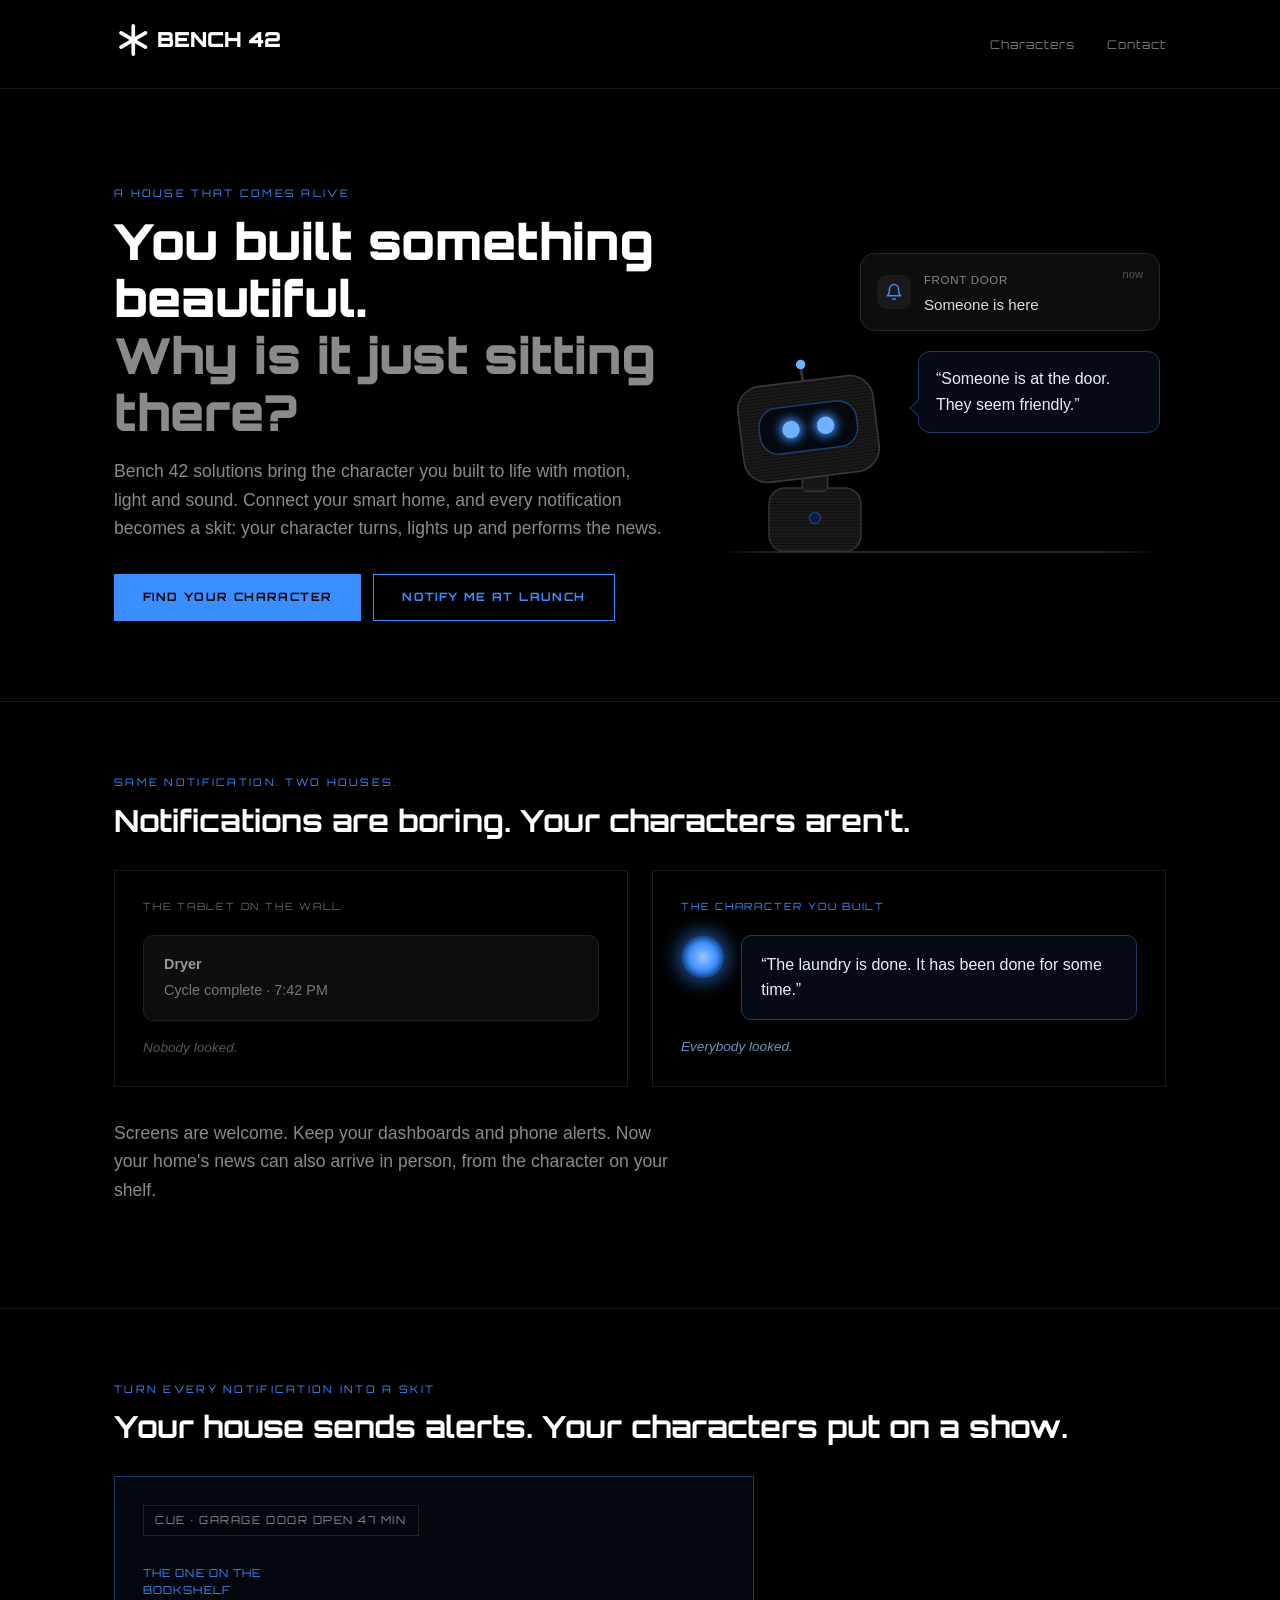
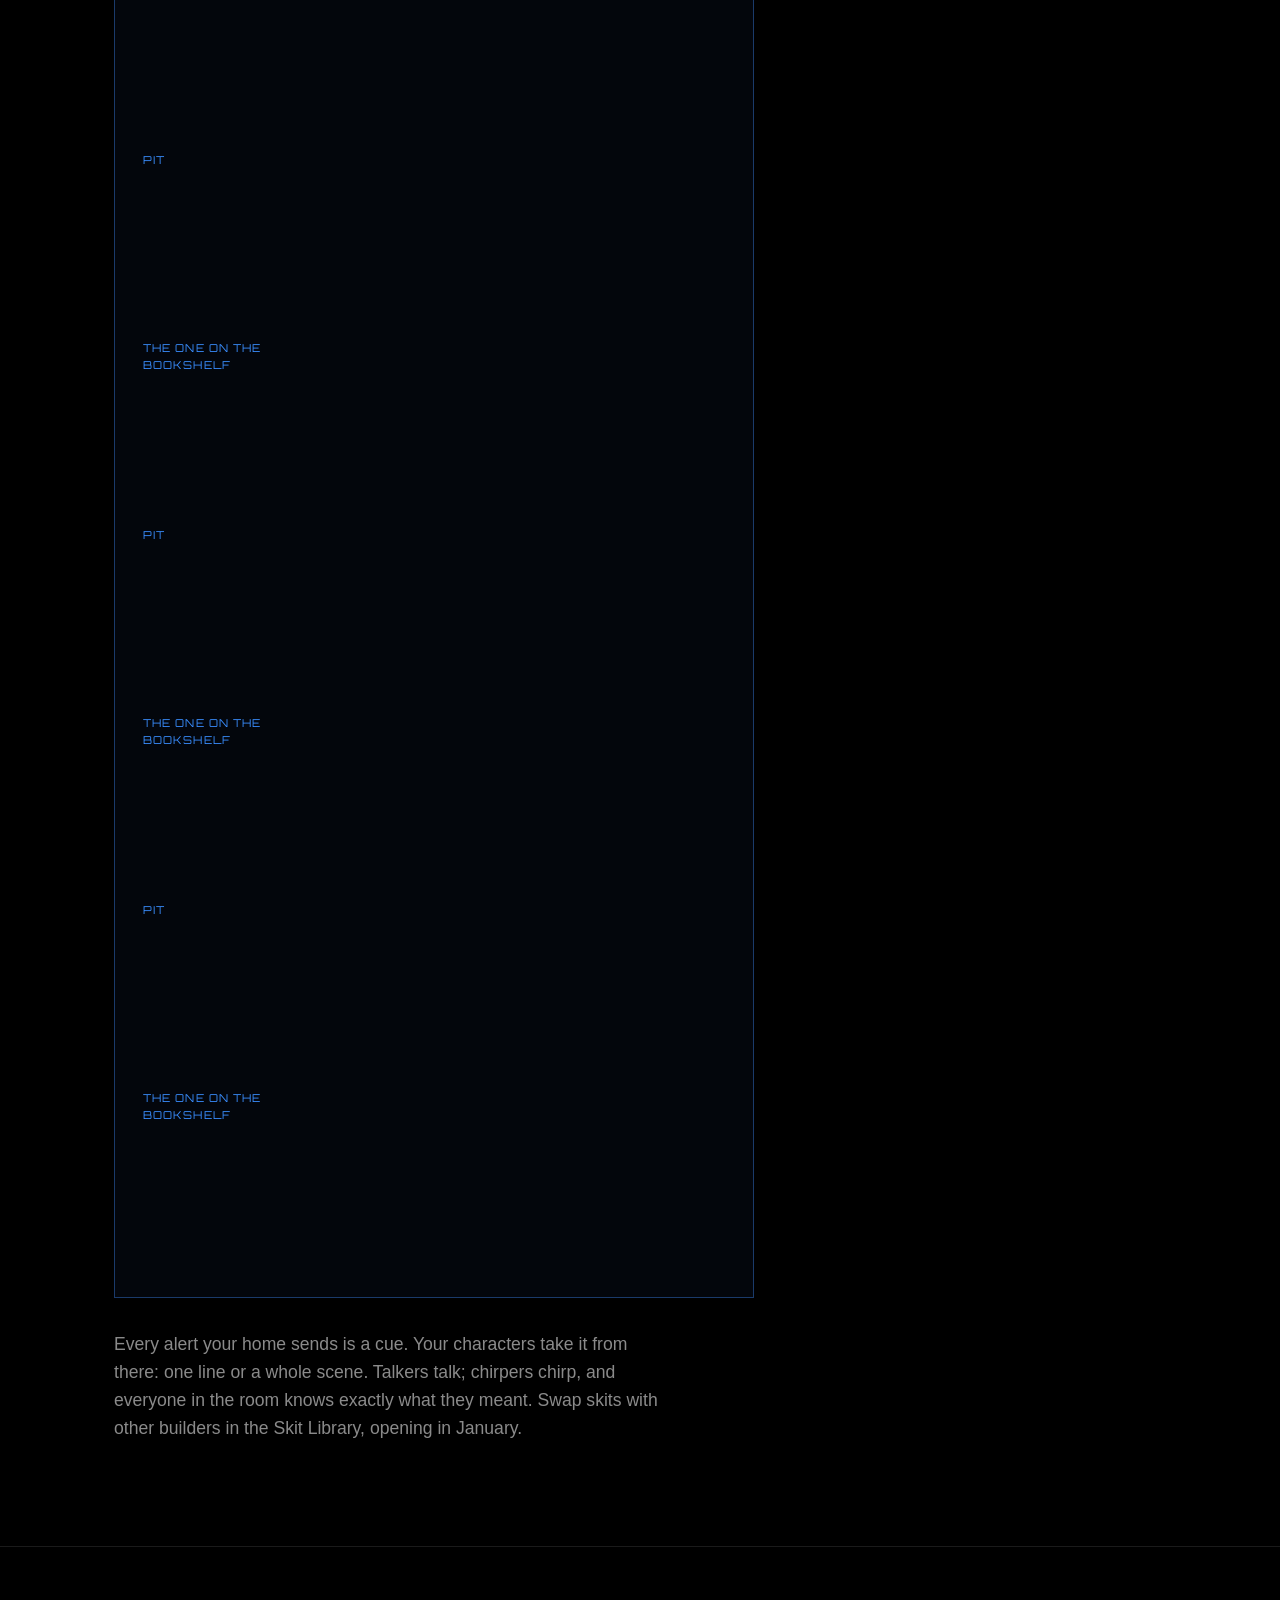
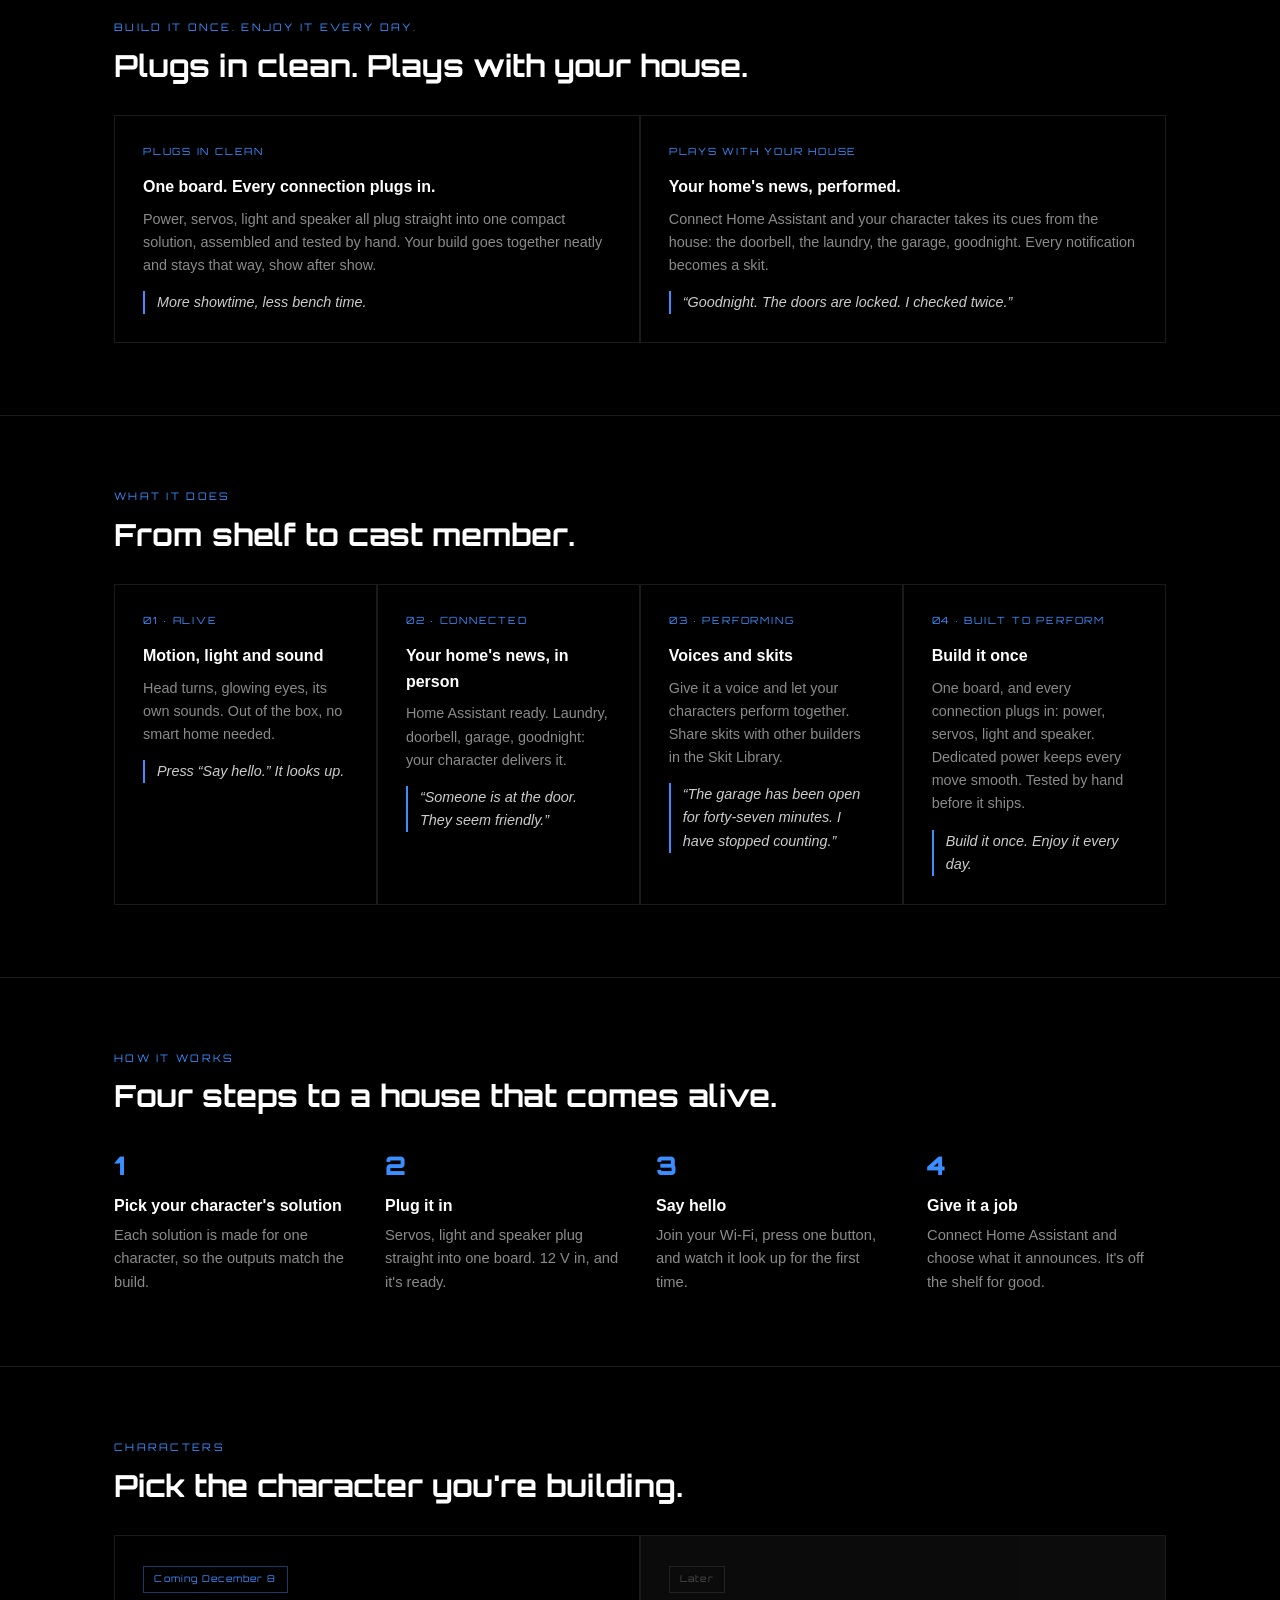
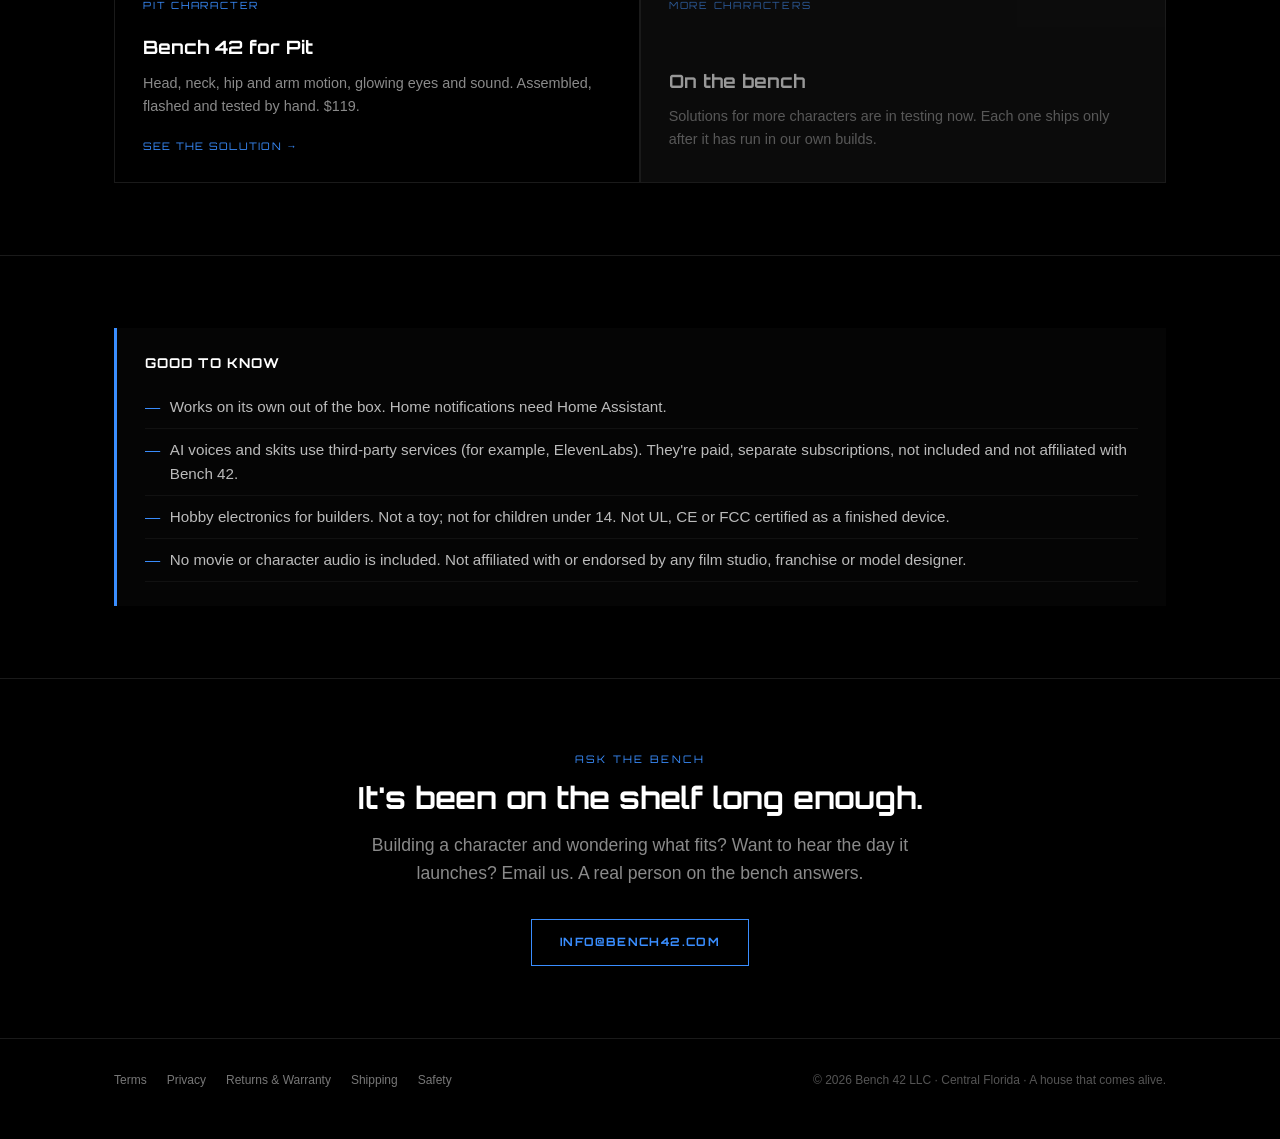
<file: index.html>
<!DOCTYPE html>
<html lang="en">
<head>
  <meta charset="UTF-8">
  <meta name="viewport" content="width=device-width, initial-scale=1.0">
  <!-- Pre-launch: remove this line on launch day. -->
  <meta name="robots" content="noindex, nofollow">
  <title>Bench 42 — A house that comes alive</title>
  <meta name="description" content="You built something beautiful. Bench 42 solutions bring the character you built to life with motion, light and sound, and turn your smart home's notifications into skits. Home Assistant ready.">
  <link href="https://fonts.googleapis.com/css2?family=Orbitron:wght@400;700;900&display=swap" rel="stylesheet">
  <link rel="stylesheet" href="site.css">
  <style>
    .hero { padding: 6rem 0 5rem; }
    .hero h1 .still { color: var(--muted); }
    .hero .ctas { display: flex; flex-wrap: wrap; gap: 0.75rem; }

    /* Hero stage: a notification arrives, the character performs it */
    .hero-grid { display: grid; grid-template-columns: 1.1fr 0.9fr; gap: 3rem; align-items: center; }
    @media (max-width: 860px) { .hero-grid { grid-template-columns: 1fr; gap: 2.5rem; } }
    .stage { position: relative; max-width: 440px; width: 100%; justify-self: center; }
    .notif { display: flex; gap: 0.8rem; align-items: center; background: #0d0d0d; border: 1px solid #262626; border-radius: 14px; padding: 0.75rem 1rem; max-width: 300px; margin-left: auto; box-shadow: 0 8px 24px rgba(0,0,0,.6);
             opacity: 0; transform: translateY(-14px) scale(.97); transition: opacity .45s ease, transform .45s ease; }
    .notif .ico { flex-shrink: 0; width: 34px; height: 34px; border-radius: 9px; background: #1a1a1a; display: grid; place-items: center; }
    .notif .ico svg { width: 18px; height: 18px; }
    .notif .t { font-size: 0.72rem; letter-spacing: 0.06em; color: #888; text-transform: uppercase; }
    .notif .m { font-size: 0.95rem; color: #ddd; }
    .notif .when { margin-left: auto; font-size: 0.7rem; color: #555; align-self: flex-start; }
    .stage.s1 .notif { opacity: 1; transform: none; }
    .perf { display: flex; align-items: flex-end; gap: 0.5rem; margin-top: 1.25rem; }
    .bot { width: 190px; flex-shrink: 0; overflow: visible; }
    .bot .head { transform-origin: 120px 160px; transform-box: view-box; transition: transform .6s cubic-bezier(.3,1.4,.5,1); }
    .stage.s2 .bot .head { transform: rotate(-7deg); }
    .bot .eyeL, .bot .eyeR, .bot .ant { fill: #123a72; transition: fill .3s; }
    .stage.s2 .bot .eyeL, .stage.s2 .bot .eyeR, .stage.s2 .bot .ant { fill: #6fb0ff; }
    .bot .eyes-glow { opacity: 0; transition: opacity .3s; }
    .stage.s2 .bot .eyes-glow { opacity: 1; }
    .stage.s3 .bot .eyes-glow { animation: talk .38s ease-in-out infinite alternate; }
    @keyframes talk { from { opacity: .55; } to { opacity: 1; } }
    .say { position: relative; flex: 1; margin-bottom: 120px; background: #050a14; border: 1px solid var(--accent-dim); border-radius: 12px; padding: 0.9rem 1.05rem; font-size: 1rem; color: #e8f0ff; min-height: 3.2rem;
           opacity: 0; transform: translateY(8px); transition: opacity .4s ease, transform .4s ease; }
    .say::before { content: ""; position: absolute; left: -7px; bottom: 18px; width: 12px; height: 12px; background: #050a14; border-left: 1px solid var(--accent-dim); border-bottom: 1px solid var(--accent-dim); transform: rotate(45deg); }
    .stage.s3 .say { opacity: 1; transform: none; }
    .shelf { height: 2px; background: linear-gradient(90deg, transparent, #2a2a2a 15%, #2a2a2a 85%, transparent); margin-top: -2px; }
    @media (max-width: 480px) { .bot { width: 130px; } .say { margin-bottom: 84px; font-size: 0.92rem; } }
    @media (prefers-reduced-motion: reduce) { .notif, .say, .bot .head { transition: none; } .stage.s3 .bot .eyes-glow { animation: none; } }

    /* Two houses: the tablet vs the character */
    .houses { display: grid; grid-template-columns: repeat(auto-fit, minmax(300px, 1fr)); gap: 1.5rem; }
    .house { border: 1.5px solid var(--line); padding: 1.75rem; }
    .house .who { font-family: 'Orbitron', sans-serif; font-size: 0.62rem; letter-spacing: 0.18em; margin-bottom: 1.25rem; color: #666; }
    .house.alive .who { color: var(--accent); }
    .tablet { background: #0d0d0d; border: 1px solid #222; border-radius: 10px; padding: 1.1rem 1.25rem; font-size: 0.9rem; color: #777; }
    .tablet b { display: block; color: #999; font-weight: 600; margin-bottom: 0.15rem; }
    .house .caption { color: #555; font-size: 0.85rem; margin-top: 1rem; font-style: italic; }
    .speaker { display: flex; gap: 1rem; align-items: flex-start; }
    .eye { flex-shrink: 0; width: 44px; height: 44px; border-radius: 50%; background: radial-gradient(circle, #9cc6ff 0%, var(--accent) 45%, #0b2a55 75%, #000 100%); box-shadow: 0 0 18px 4px rgba(58,142,255,.55); animation: glow 2.4s ease-in-out infinite; }
    @keyframes glow { 50% { box-shadow: 0 0 30px 9px rgba(58,142,255,.8); } }
    @media (prefers-reduced-motion: reduce) { .eye { animation: none; } }
    .bubble { background: #050a14; border: 1px solid var(--accent-dim); border-radius: 10px; padding: 1rem 1.2rem; font-size: 1rem; color: #e8f0ff; }
    .house.alive .caption { color: #6f8fbf; }

    .pillars { display: grid; grid-template-columns: repeat(auto-fit, minmax(230px, 1fr)); gap: 1.5px; background: var(--line); border: 1.5px solid var(--line); }
    .pillars .card .moment { color: #ccc; font-size: 0.9rem; margin-top: 0.9rem; border-left: 2px solid var(--accent); padding-left: 0.75rem; font-style: italic; }

    .steps { display: grid; grid-template-columns: repeat(auto-fit, minmax(200px, 1fr)); gap: 2rem; counter-reset: s; }
    .steps div { counter-increment: s; }
    .steps div::before { content: counter(s); display: block; font-family: 'Orbitron', sans-serif; font-weight: 900; font-size: 1.6rem; color: var(--accent); margin-bottom: 0.4rem; }
    .steps h3 { font-size: 1rem; margin-bottom: 0.35rem; }
    .steps p { color: var(--muted); font-size: 0.92rem; }

    .char-card { display: flex; flex-direction: column; text-decoration: none; color: inherit; }
    .char-card .board { font-family: 'Orbitron', sans-serif; font-size: 1.15rem; font-weight: 700; margin: 0.25rem 0 0.6rem; }
    .char-card p { flex: 1; }
    .char-card .go { font-family: 'Orbitron', sans-serif; font-size: 0.65rem; letter-spacing: 0.12em; color: var(--accent); margin-top: 1.25rem; }
    a.char-card:hover { background: #050a14; }
    .char-card.later { opacity: 0.55; }

    .script { border: 1.5px solid var(--accent-dim); background: #03060c; padding: 1.75rem; max-width: 640px; }
    .script .cue { font-family: 'Orbitron', sans-serif; font-size: 0.68rem; letter-spacing: 0.14em; color: #8a8a8a; border: 1px solid #222; display: inline-block; padding: 0.35rem 0.7rem; margin-bottom: 1.25rem; }
    .script .line { display: grid; grid-template-columns: 9.5rem 1fr; gap: 0.75rem; padding: 0.35rem 0; }
    .script .who { font-family: 'Orbitron', sans-serif; font-size: 0.68rem; letter-spacing: 0.1em; color: var(--accent); padding-top: 0.2rem; }
    .script .say { color: #e8f0ff; }
    .script .say.chirp { color: #9cc6ff; font-style: italic; }
    .script .stage { color: #6f8fbf; font-style: italic; padding: 0.5rem 0 0; }
    @media (max-width: 640px) { .script .line { grid-template-columns: 1fr; gap: 0; } }
    .duo { display: grid; grid-template-columns: repeat(auto-fit, minmax(260px, 1fr)); gap: 1.5px; background: var(--line); border: 1.5px solid var(--line); }
    .duo .card .moment { color: #ccc; font-size: 0.9rem; margin-top: 0.9rem; border-left: 2px solid var(--accent); padding-left: 0.75rem; font-style: italic; }
    .signoff { text-align: center; }
    .signoff h2 { margin-bottom: 1rem; }
    .signoff .lead { margin-left: auto; margin-right: auto; }
  </style>
</head>
<body>

<header>
  <div class="container header-inner">
    <a href="index.html" aria-label="Bench 42 home">
      <svg class="logo-svg" viewBox="0 0 280 54" xmlns="http://www.w3.org/2000/svg">
        <g transform="translate(26,27)">
          <line x1="0" y1="-19" x2="0" y2="19" stroke="#fff" stroke-width="5" stroke-linecap="round"/>
          <line x1="16.5" y1="-9.5" x2="-16.5" y2="9.5" stroke="#fff" stroke-width="5" stroke-linecap="round"/>
          <line x1="-16.5" y1="-9.5" x2="16.5" y2="9.5" stroke="#fff" stroke-width="5" stroke-linecap="round"/>
        </g>
        <text x="58" y="36" font-family="Orbitron,'Arial Black',sans-serif" font-weight="900" font-size="28" fill="#fff">BENCH 42</text>
      </svg>
    </a>
    <nav>
      <a href="#characters">Characters</a>
      <a href="#contact">Contact</a>
    </nav>
  </div>
</header>

<!-- HERO -->
<section class="hero">
  <div class="container hero-grid">
    <div>
    <p class="label">A house that comes alive</p>
    <h1>You built something beautiful.<br><span class="still">Why is it just sitting there?</span></h1>
    <p class="lead">Bench 42 solutions bring the character you built to life with motion, light and sound. Connect your smart home, and every notification becomes a skit: your character turns, lights up and performs the news.</p>
    <div class="ctas">
      <a href="#characters" class="btn solid">FIND YOUR CHARACTER</a>
      <a href="mailto:info@bench42.com?subject=Notify%20me%20when%20Bench%2042%20launches" class="btn">NOTIFY ME AT LAUNCH</a>
    </div>
    </div>
    <div class="stage s1 s2 s3" id="stage" role="img" aria-label="Illustration: a smart-home notification arrives, and a 3D-printed character on a shelf lights up and announces it out loud.">
      <div class="notif" aria-hidden="true">
        <span class="ico"><svg viewBox="0 0 24 24" fill="none" stroke="#3A8EFF" stroke-width="2" stroke-linecap="round" stroke-linejoin="round"><path d="M6 8a6 6 0 0 1 12 0c0 7 3 9 3 9H3s3-2 3-9"/><path d="M10.3 21a1.94 1.94 0 0 0 3.4 0"/></svg></span>
        <span><span class="t" id="nT">Front door</span><br><span class="m" id="nM">Someone is here</span></span>
        <span class="when">now</span>
      </div>
      <div class="perf" aria-hidden="true">
        <svg class="bot" viewBox="0 0 240 250" xmlns="http://www.w3.org/2000/svg">
          <defs>
            <pattern id="layers" width="6" height="4" patternUnits="userSpaceOnUse"><rect width="6" height="4" fill="#191919"/><rect y="3" width="6" height="1" fill="#0e0e0e"/></pattern>
            <filter id="glow" x="-80%" y="-80%" width="260%" height="260%"><feGaussianBlur stdDeviation="6"/></filter>
          </defs>
          <rect x="62" y="168" width="116" height="80" rx="20" fill="url(#layers)" stroke="#333" stroke-width="2"/>
          <rect x="104" y="150" width="32" height="22" rx="6" fill="#161616" stroke="#333" stroke-width="2"/>
          <circle cx="120" cy="206" r="7" fill="#0b1f3d" stroke="#1a3a6a" stroke-width="2"/>
          <g class="head">
            <line x1="120" y1="34" x2="120" y2="14" stroke="#2c2c2c" stroke-width="4" stroke-linecap="round"/>
            <circle class="ant" cx="120" cy="11" r="6"/>
            <rect x="34" y="32" width="172" height="122" rx="30" fill="url(#layers)" stroke="#383838" stroke-width="2"/>
            <rect x="58" y="62" width="124" height="58" rx="24" fill="#05080f" stroke="#1a3a6a" stroke-width="2"/>
            <g class="eyes-glow" filter="url(#glow)"><circle cx="98" cy="91" r="14" fill="#3A8EFF"/><circle cx="142" cy="91" r="14" fill="#3A8EFF"/></g>
            <circle class="eyeL" cx="98" cy="91" r="11"/>
            <circle class="eyeR" cx="142" cy="91" r="11"/>
          </g>
        </svg>
        <p class="say" id="say">“Someone is at the door. They seem friendly.”</p>
      </div>
      <div class="shelf"></div>
    </div>
  </div>
</section>
<script>
(function () {
  var st = document.getElementById('stage'); if (!st) return;
  var S = [
    ['Front door', 'Someone is here', '“Someone is at the door. They seem friendly.”'],
    ['Laundry', 'Dryer cycle complete', '“The laundry is done. It has been done for some time.”'],
    ['Garage', 'Open for 47 minutes', '“The garage has been open for forty-seven minutes. I have stopped counting.”'],
    ['Goodnight', 'All doors locked', '“Goodnight. The doors are locked. I checked twice.”']
  ], i = 0;
  var nT = document.getElementById('nT'), nM = document.getElementById('nM'), say = document.getElementById('say');
  function play() {
    var s = S[i]; nT.textContent = s[0]; nM.textContent = s[1]; say.textContent = s[2];
    st.className = 'stage';
    setTimeout(function () { st.className = 'stage s1'; }, 150);
    setTimeout(function () { st.className = 'stage s1 s2'; }, 950);
    setTimeout(function () { st.className = 'stage s1 s2 s3'; }, 1500);
    setTimeout(function () { st.className = 'stage s1 s2'; }, 4600);
    i = (i + 1) % S.length;
  }
  if (window.matchMedia && matchMedia('(prefers-reduced-motion: reduce)').matches) { st.className = 'stage s1 s2 s3'; return; }
  play(); setInterval(play, 6000);
})();
</script>

<!-- TWO HOUSES -->
<section>
  <div class="container">
    <p class="label">Same notification. Two houses.</p>
    <h2>Notifications are boring. Your characters aren't.</h2>
    <div class="houses">
      <div class="house">
        <p class="who">THE TABLET ON THE WALL</p>
        <div class="tablet"><b>Dryer</b>Cycle complete · 7:42 PM</div>
        <p class="caption">Nobody looked.</p>
      </div>
      <div class="house alive">
        <p class="who">THE CHARACTER YOU BUILT</p>
        <div class="speaker">
          <div class="eye" aria-hidden="true"></div>
          <div class="bubble">“The laundry is done. It has been done for some time.”</div>
        </div>
        <p class="caption">Everybody looked.</p>
      </div>
    </div>
    <p class="lead" style="margin-top:2rem">Screens are welcome. Keep your dashboards and phone alerts. Now your home's news can also arrive in person, from the character on your shelf.</p>
  </div>
</section>

<!-- SKIT -->
<section>
  <div class="container">
    <p class="label">Turn every notification into a skit</p>
    <h2>Your house sends alerts. Your characters put on a show.</h2>
    <div class="script">
      <span class="cue">CUE · GARAGE DOOR OPEN 47 MIN</span>
      <div class="line"><span class="who">THE ONE ON THE BOOKSHELF</span><span class="say">The garage door is open.</span></div>
      <div class="line"><span class="who">PIT</span><span class="say chirp">[three urgent chirps]</span></div>
      <div class="line"><span class="who">THE ONE ON THE BOOKSHELF</span><span class="say">Forty-seven minutes.</span></div>
      <div class="line"><span class="who">PIT</span><span class="say chirp">[a long, low, disappointed warble]</span></div>
      <div class="line"><span class="who">THE ONE ON THE BOOKSHELF</span><span class="say">Should we tell someone?</span></div>
      <div class="line"><span class="who">PIT</span><span class="say chirp">[one short chirp. Turns slowly toward you.]</span></div>
      <div class="line"><span class="who">THE ONE ON THE BOOKSHELF</span><span class="say">He says we are telling someone.</span></div>
    </div>
    <p class="lead" style="margin-top:2rem">Every alert your home sends is a cue. Your characters take it from there: one line or a whole scene. Talkers talk; chirpers chirp, and everyone in the room knows exactly what they meant. Swap skits with other builders in the Skit Library, opening in January.</p>
  </div>
</section>

<!-- PILLARS -->
<!-- CLEAN BUILD + HOUSE: the two headlines -->
<section>
  <div class="container">
    <p class="label">Build it once. Enjoy it every day.</p>
    <h2>Plugs in clean. Plays with your house.</h2>
    <div class="duo">
      <div class="card">
        <p class="num">PLUGS IN CLEAN</p>
        <h3>One board. Every connection plugs in.</h3>
        <p>Power, servos, light and speaker all plug straight into one compact solution, assembled and tested by hand. Your build goes together neatly and stays that way, show after show.</p>
        <p class="moment">More showtime, less bench time.</p>
      </div>
      <div class="card">
        <p class="num">PLAYS WITH YOUR HOUSE</p>
        <h3>Your home's news, performed.</h3>
        <p>Connect Home Assistant and your character takes its cues from the house: the doorbell, the laundry, the garage, goodnight. Every notification becomes a skit.</p>
        <p class="moment">“Goodnight. The doors are locked. I checked twice.”</p>
      </div>
    </div>
  </div>
</section>

<section>
  <div class="container">
    <p class="label">What it does</p>
    <h2>From shelf to cast member.</h2>
    <div class="pillars">
      <div class="card">
        <p class="num">01 · ALIVE</p>
        <h3>Motion, light and sound</h3>
        <p>Head turns, glowing eyes, its own sounds. Out of the box, no smart home needed.</p>
        <p class="moment">Press “Say hello.” It looks up.</p>
      </div>
      <div class="card">
        <p class="num">02 · CONNECTED</p>
        <h3>Your home's news, in person</h3>
        <p>Home Assistant ready. Laundry, doorbell, garage, goodnight: your character delivers it.</p>
        <p class="moment">“Someone is at the door. They seem friendly.”</p>
      </div>
      <div class="card">
        <p class="num">03 · PERFORMING</p>
        <h3>Voices and skits</h3>
        <p>Give it a voice and let your characters perform together. Share skits with other builders in the Skit Library.</p>
        <p class="moment">“The garage has been open for forty-seven minutes. I have stopped counting.”</p>
      </div>
      <div class="card">
        <p class="num">04 · BUILT TO PERFORM</p>
        <h3>Build it once</h3>
        <p>One board, and every connection plugs in: power, servos, light and speaker. Dedicated power keeps every move smooth. Tested by hand before it ships.</p>
        <p class="moment">Build it once. Enjoy it every day.</p>
      </div>
    </div>
  </div>
</section>

<!-- HOW IT WORKS -->
<section>
  <div class="container">
    <p class="label">How it works</p>
    <h2>Four steps to a house that comes alive.</h2>
    <div class="steps">
      <div><h3>Pick your character's solution</h3><p>Each solution is made for one character, so the outputs match the build.</p></div>
      <div><h3>Plug it in</h3><p>Servos, light and speaker plug straight into one board. 12 V in, and it's ready.</p></div>
      <div><h3>Say hello</h3><p>Join your Wi-Fi, press one button, and watch it look up for the first time.</p></div>
      <div><h3>Give it a job</h3><p>Connect Home Assistant and choose what it announces. It's off the shelf for good.</p></div>
    </div>
  </div>
</section>

<!-- CHARACTERS -->
<section id="characters">
  <div class="container">
    <p class="label">Characters</p>
    <h2>Pick the character you're building.</h2>
    <div class="grid">
      <a class="card char-card" href="pit-board.html">
        <span><span class="tag">Coming December 8</span></span>
        <p class="num">PIT CHARACTER</p>
        <span class="board">Bench 42 for Pit</span>
        <p>Head, neck, hip and arm motion, glowing eyes and sound. Assembled, flashed and tested by hand. $119.</p>
        <span class="go">SEE THE SOLUTION →</span>
      </a>
      <div class="card char-card later">
        <span><span class="tag soon">Later</span></span>
        <p class="num">MORE CHARACTERS</p>
        <span class="board">On the bench</span>
        <p>Solutions for more characters are in testing now. Each one ships only after it has run in our own builds.</p>
      </div>
    </div>
  </div>
</section>

<!-- GOOD TO KNOW -->
<section>
  <div class="container">
    <div class="note">
      <h3>GOOD TO KNOW</h3>
      <ul class="list">
        <li>Works on its own out of the box. Home notifications need Home Assistant.</li>
        <li>AI voices and skits use third-party services (for example, ElevenLabs). They're paid, separate subscriptions, not included and not affiliated with Bench 42.</li>
        <li>Hobby electronics for builders. Not a toy; not for children under 14. Not UL, CE or FCC certified as a finished device.</li>
        <li>No movie or character audio is included. Not affiliated with or endorsed by any film studio, franchise or model designer.</li>
      </ul>
    </div>
  </div>
</section>

<!-- SIGN-OFF / CONTACT -->
<section id="contact" class="signoff">
  <div class="container">
    <p class="label">Ask the bench</p>
    <h2>It's been on the shelf long enough.</h2>
    <p class="lead">Building a character and wondering what fits? Want to hear the day it launches? Email us. A real person on the bench answers.</p>
    <a class="btn" href="mailto:info@bench42.com">INFO@BENCH42.COM</a>
  </div>
</section>

<footer>
  <div class="container footer-inner">
    <div>
      <a href="#">Terms</a><a href="#">Privacy</a><a href="#">Returns &amp; Warranty</a><a href="#">Shipping</a><a href="#">Safety</a>
    </div>
    <p>© 2026 Bench 42 LLC · Central Florida · A house that comes alive.</p>
  </div>
</footer>

</body>
</html>
</file>
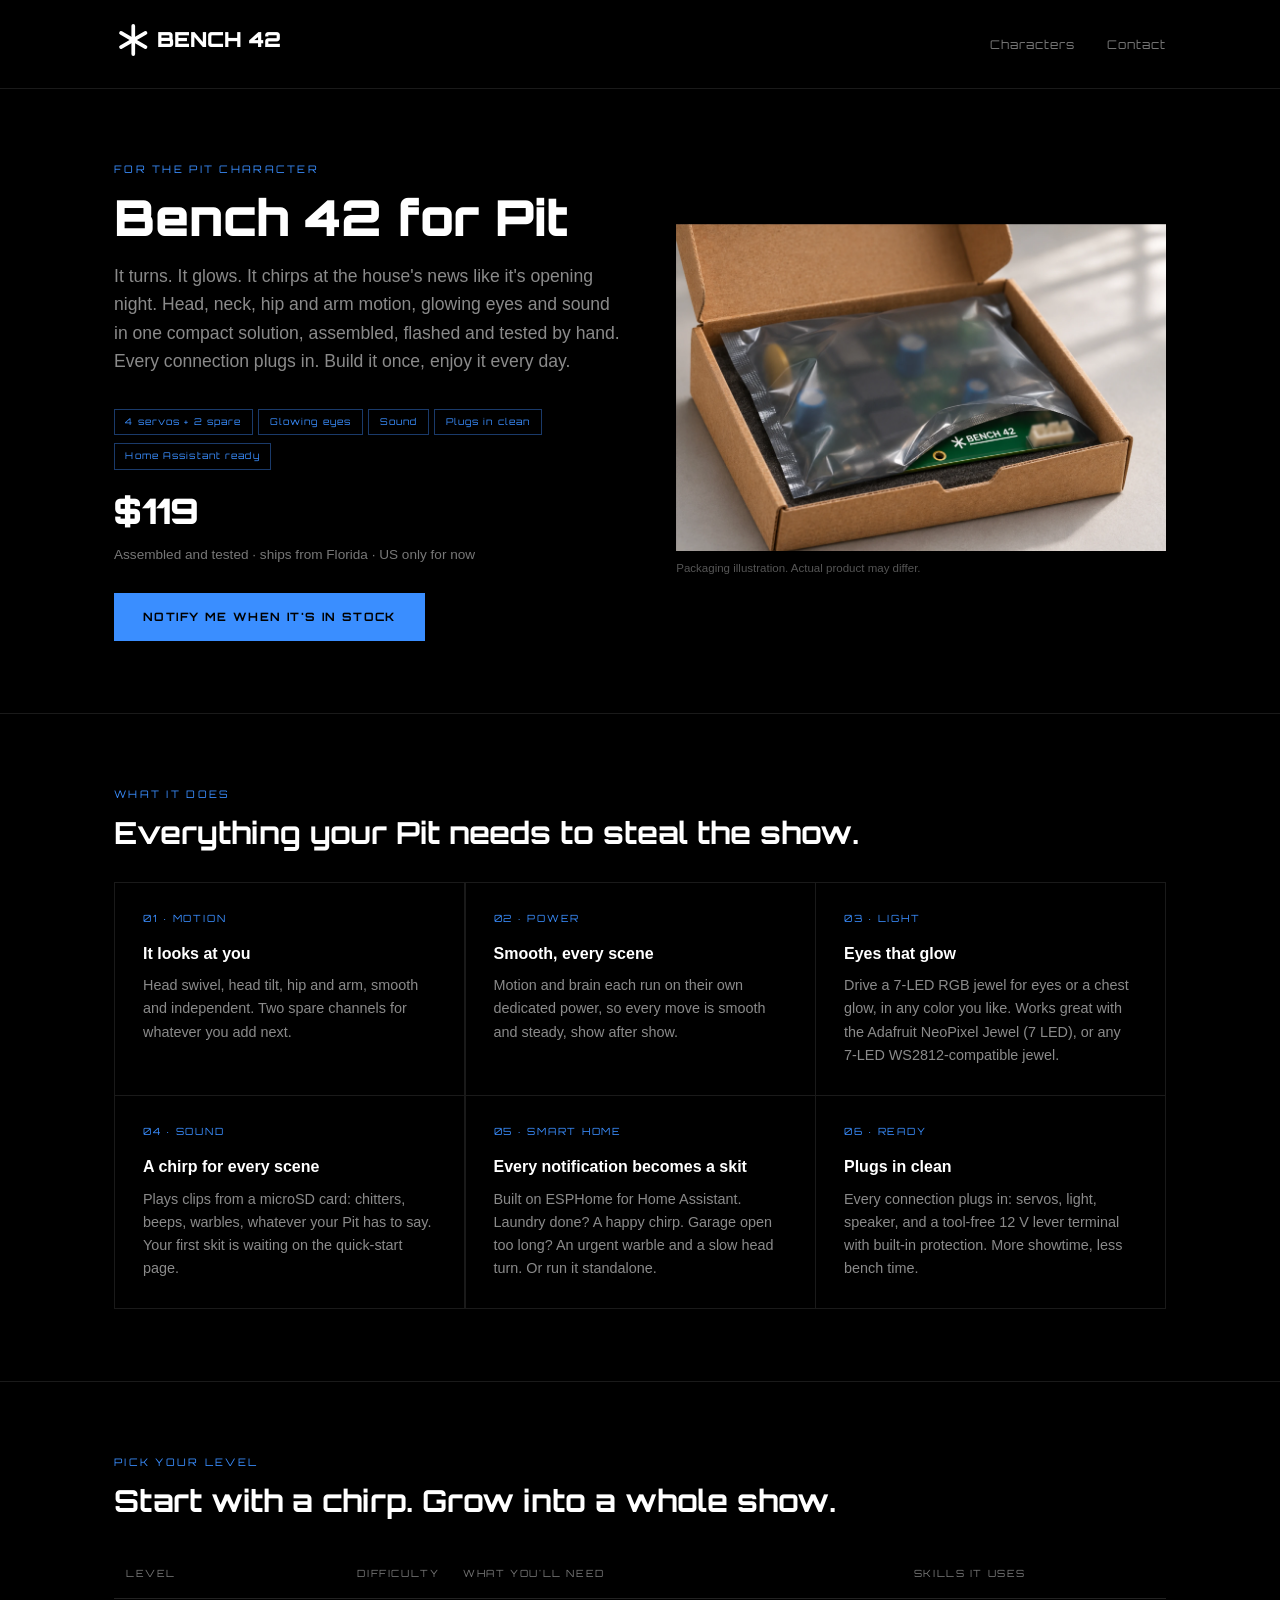
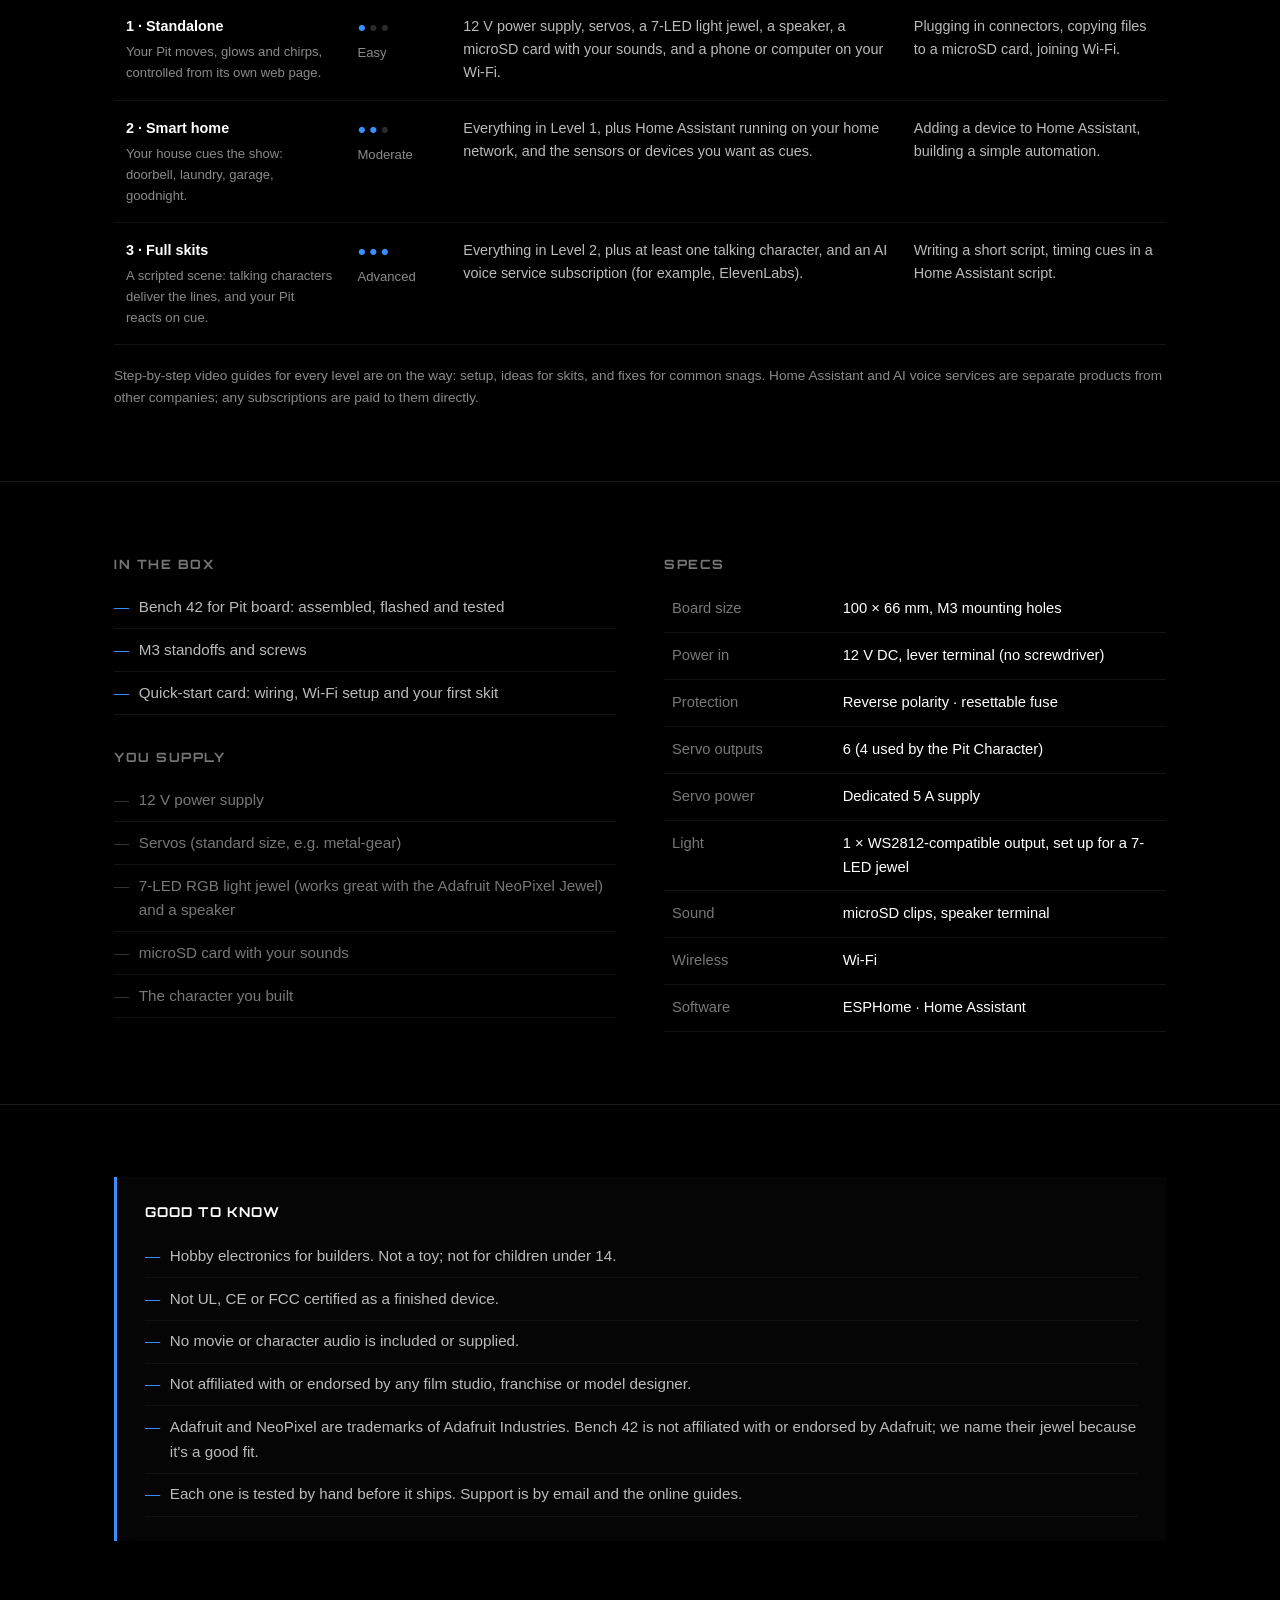
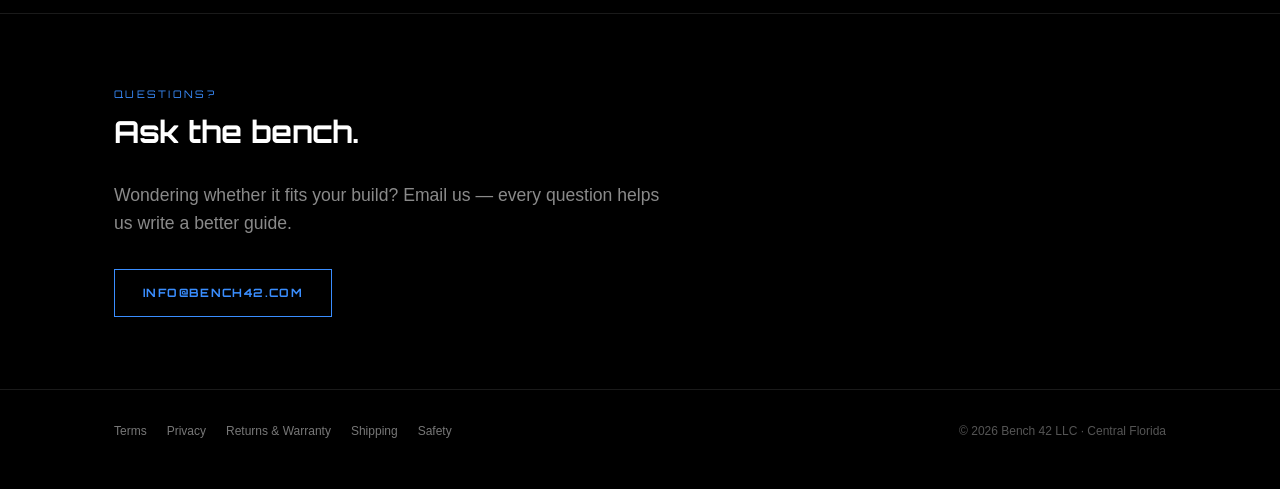
<file: start/index.html>
<!DOCTYPE html>
<html lang="en">
<head>
<meta charset="utf-8">
<meta name="viewport" content="width=device-width, initial-scale=1">
<meta name="robots" content="noindex">
<title>Start here · Bench 42</title>
<!-- Permanent address printed on the insert-card QR code. Point it at the quick-start guide once that exists; never delete it. -->
<meta http-equiv="refresh" content="0; url=/pit-board.html">
<link rel="canonical" href="https://bench42.com/pit-board.html">
<style>body{background:#000;color:#fff;font-family:Arial,sans-serif;text-align:center;padding:4rem 1rem}a{color:#3A8EFF}</style>
</head>
<body>
<p>Taking you to your board's guide… <a href="/pit-board.html">Continue</a></p>
</body>
</html>
</file>
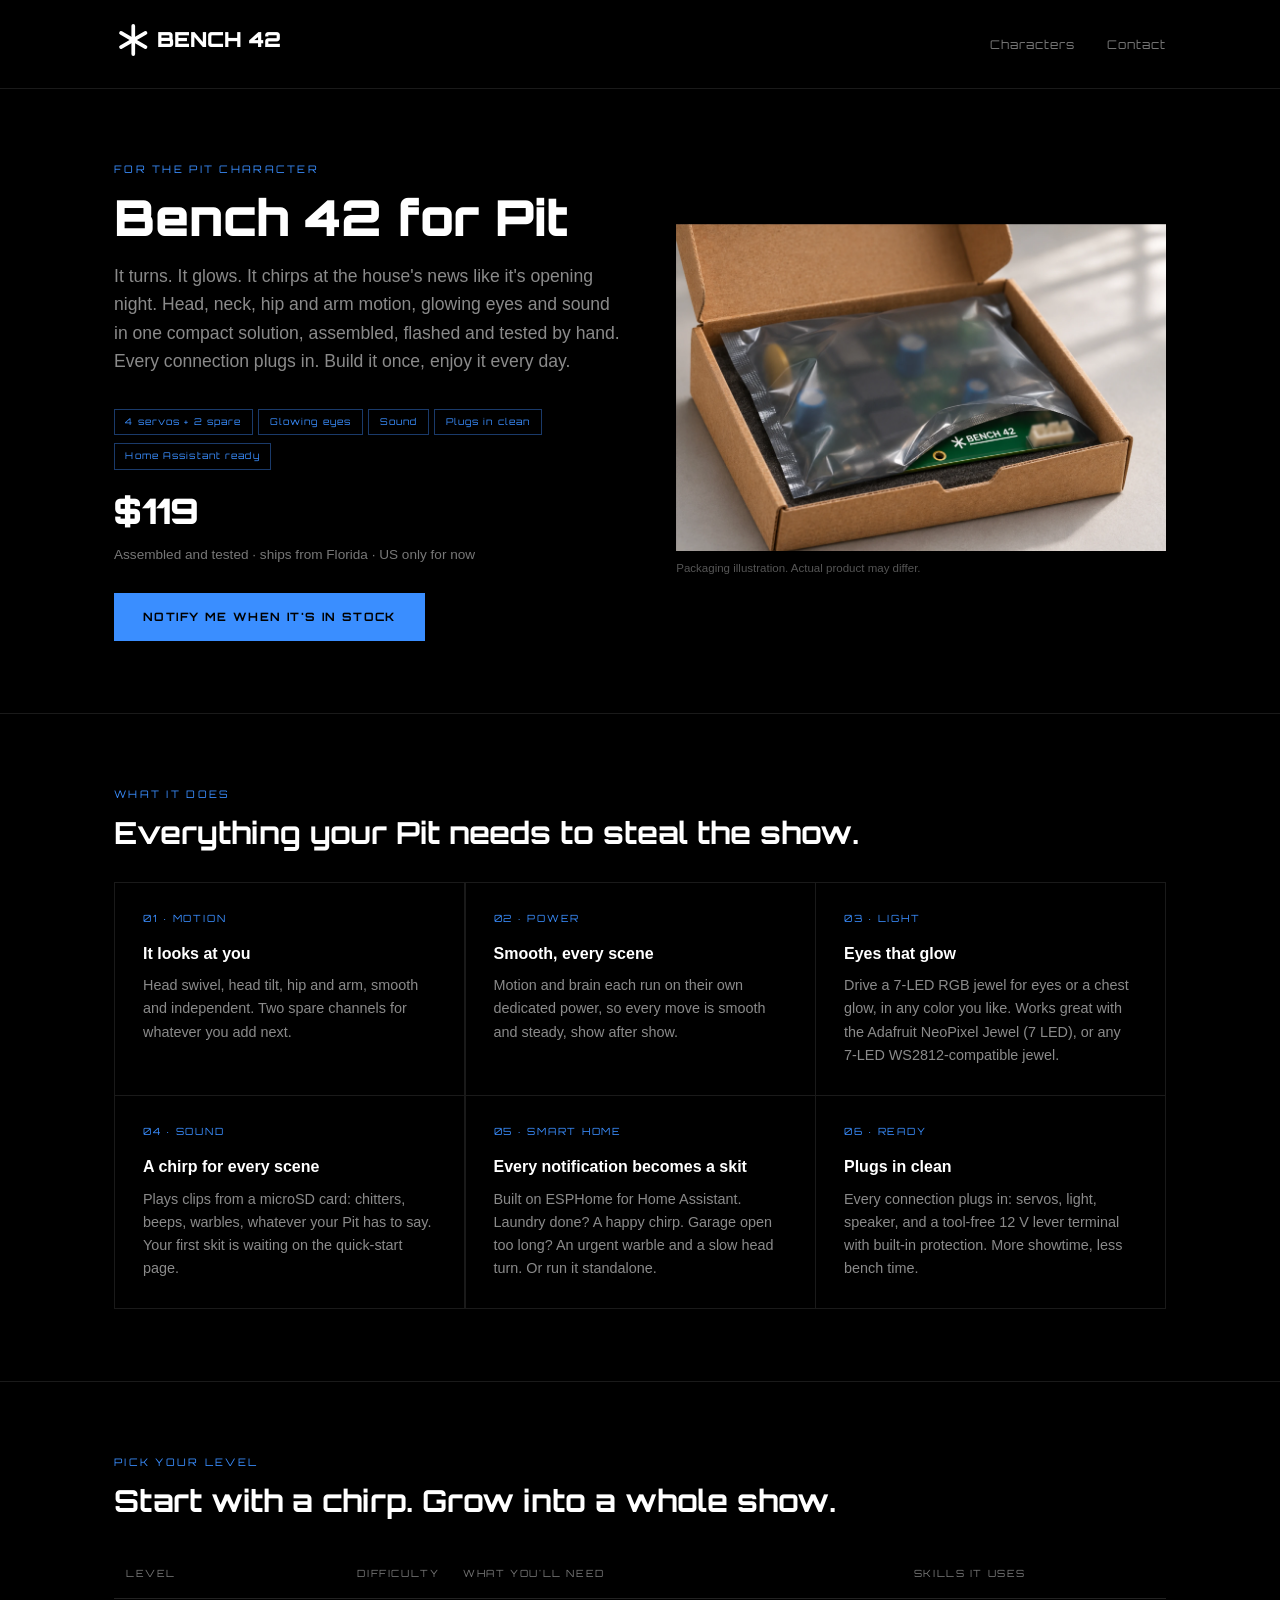
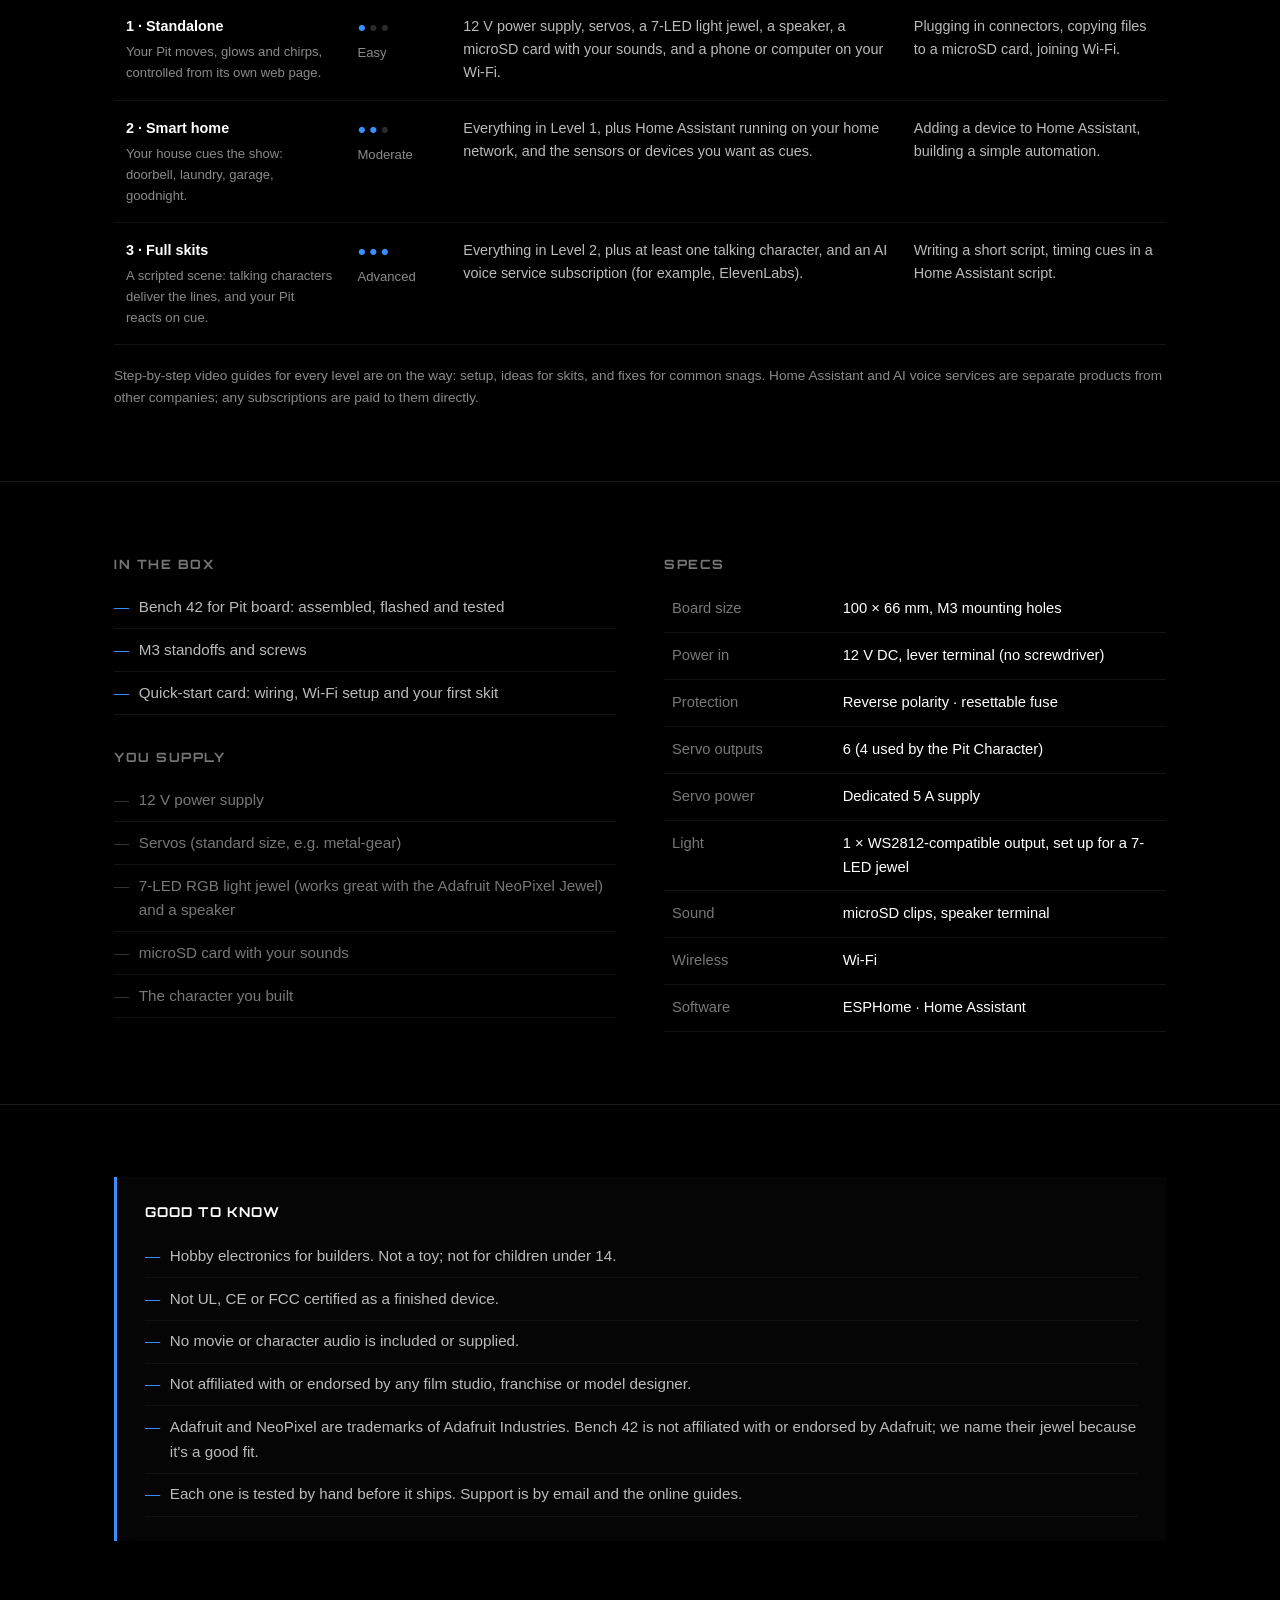
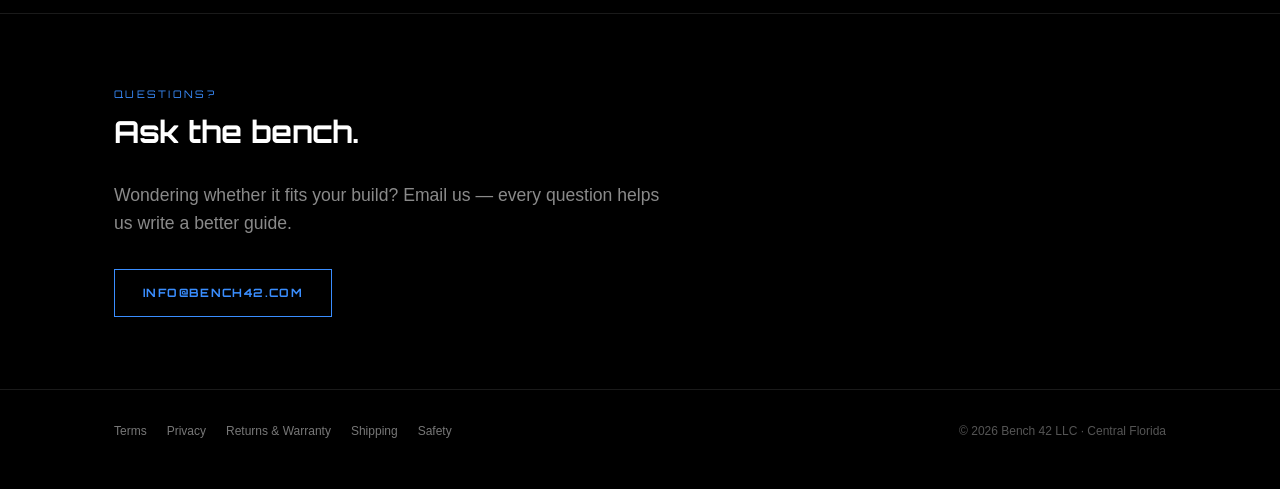
<file: pit-board.html>
<!DOCTYPE html>
<html lang="en">
<head>
  <meta charset="UTF-8">
  <meta name="viewport" content="width=device-width, initial-scale=1.0">
  <!-- Pre-launch: remove this line on launch day. -->
  <meta name="robots" content="noindex, nofollow">
  <title>Bench 42 for Pit – the complete animatronic solution</title>
  <meta name="description" content="Bring the pit character you built to life: 4 servos, a light ring and sound in one compact 12 V solution. Assembled, flashed and tested. Home Assistant ready.">
  <link href="https://fonts.googleapis.com/css2?family=Orbitron:wght@400;700;900&display=swap" rel="stylesheet">
  <link rel="stylesheet" href="site.css">
  <style>
    .hero-grid { display: grid; grid-template-columns: 1.05fr 1fr; gap: 3rem; align-items: center; }
    .price { font-family: 'Orbitron', sans-serif; font-size: 2.2rem; font-weight: 900; margin: 0.5rem 0 0.25rem; }
    .price-note { color: #777; font-size: 0.85rem; margin-bottom: 1.75rem; }
    figure figcaption { font-size: 0.72rem; color: #555; margin-top: 0.5rem; }
    .two { display: grid; grid-template-columns: 1fr 1fr; gap: 3rem; }
    .two h3 { font-family: 'Orbitron', sans-serif; font-size: 0.8rem; letter-spacing: 0.12em; color: #777; margin-bottom: 0.75rem; text-transform: uppercase; }
    @media (max-width: 800px) { .hero-grid, .two { grid-template-columns: 1fr; gap: 2rem; } }
    .levels { width: 100%; border-collapse: collapse; font-size: 0.9rem; }
    .levels th, .levels td { text-align: left; padding: 1rem 0.75rem; border-bottom: 1px solid #111; vertical-align: top; }
    .levels thead th { font-family: 'Orbitron', sans-serif; font-size: 0.62rem; letter-spacing: 0.16em; color: #777; font-weight: 400; text-transform: uppercase; border-bottom: 1px solid #222; }
    .levels tbody th { font-weight: 600; color: #fff; width: 22%; }
    .levels tbody th small { display: block; font-weight: 400; color: var(--muted); font-size: 0.82rem; margin-top: 0.2rem; }
    .levels td { color: #bbb; }
    .dots { font-family: 'Orbitron', sans-serif; color: var(--accent); letter-spacing: 0.2em; white-space: nowrap; }
    .dots span { color: #2a2a2a; }
    .dots + em { display: block; font-style: normal; color: var(--muted); font-size: 0.82rem; margin-top: 0.2rem; }
    .levels-note { color: var(--muted); font-size: 0.85rem; margin-top: 1.25rem; }
    @media (max-width: 800px) {
      .levels thead { display: none; }
      .levels, .levels tbody, .levels tr, .levels th, .levels td { display: block; width: 100%; }
      .levels tr { padding: 1.25rem 0; border-bottom: 1px solid #1a1a1a; }
      .levels th, .levels td { border: 0; padding: 0.3rem 0; }
      .levels tbody th { width: 100%; }
      .levels td::before { content: attr(data-label); display: block; font-family: 'Orbitron', sans-serif; font-size: 0.58rem; letter-spacing: 0.16em; color: #666; text-transform: uppercase; margin-top: 0.6rem; }
    }
  </style>
</head>
<body>

<header>
  <div class="container header-inner">
    <a href="index.html" aria-label="Bench 42 home">
      <svg class="logo-svg" viewBox="0 0 280 54" xmlns="http://www.w3.org/2000/svg">
        <g transform="translate(26,27)">
          <line x1="0" y1="-19" x2="0" y2="19" stroke="#fff" stroke-width="5" stroke-linecap="round"/>
          <line x1="16.5" y1="-9.5" x2="-16.5" y2="9.5" stroke="#fff" stroke-width="5" stroke-linecap="round"/>
          <line x1="-16.5" y1="-9.5" x2="16.5" y2="9.5" stroke="#fff" stroke-width="5" stroke-linecap="round"/>
        </g>
        <text x="58" y="36" font-family="Orbitron,'Arial Black',sans-serif" font-weight="900" font-size="28" fill="#fff">BENCH 42</text>
      </svg>
    </a>
    <nav>
      <a href="index.html#characters">Characters</a>
      <a href="#contact">Contact</a>
    </nav>
  </div>
</header>

<!-- HERO -->
<section>
  <div class="container hero-grid">
    <div>
      <p class="label">For the Pit Character</p>
      <h1>Bench 42 for Pit</h1>
      <p class="lead">It turns. It glows. It chirps at the house's news like it's opening night. Head, neck, hip and arm motion, glowing eyes and sound in one compact solution, assembled, flashed and tested by hand. Every connection plugs in. Build it once, enjoy it every day.</p>
      <div>
        <span class="tag">4 servos + 2 spare</span><span class="tag">Glowing eyes</span><span class="tag">Sound</span><span class="tag">Plugs in clean</span><span class="tag">Home Assistant ready</span>
      </div>
      <p class="price">$119</p>
      <p class="price-note">Assembled and tested · ships from Florida · US only for now</p>
      <a class="btn solid" href="mailto:info@bench42.com?subject=Bench%2042%20for%20Pit%20%E2%80%94%20notify%20me">NOTIFY ME WHEN IT'S IN STOCK</a>
    </div>
    <figure>
      <img src="img/pit-board-boxed.webp" alt="Bench 42 for Pit in an anti-static bag inside a kraft shipping box" width="2000" height="1333">
      <figcaption>Packaging illustration. Actual product may differ.</figcaption>
    </figure>
  </div>
</section>

<!-- WHAT IT DOES -->
<section>
  <div class="container">
    <p class="label">What it does</p>
    <h2>Everything your Pit needs to steal the show.</h2>
    <div class="grid">
      <div class="card"><p class="num">01 · MOTION</p><h3>It looks at you</h3><p>Head swivel, head tilt, hip and arm, smooth and independent. Two spare channels for whatever you add next.</p></div>
      <div class="card"><p class="num">02 · POWER</p><h3>Smooth, every scene</h3><p>Motion and brain each run on their own dedicated power, so every move is smooth and steady, show after show.</p></div>
      <div class="card"><p class="num">03 · LIGHT</p><h3>Eyes that glow</h3><p>Drive a 7-LED RGB jewel for eyes or a chest glow, in any color you like. Works great with the Adafruit NeoPixel Jewel (7 LED), or any 7-LED WS2812-compatible jewel.</p></div>
      <div class="card"><p class="num">04 · SOUND</p><h3>A chirp for every scene</h3><p>Plays clips from a microSD card: chitters, beeps, warbles, whatever your Pit has to say. Your first skit is waiting on the quick-start page.</p></div>
      <div class="card"><p class="num">05 · SMART HOME</p><h3>Every notification becomes a skit</h3><p>Built on ESPHome for Home Assistant. Laundry done? A happy chirp. Garage open too long? An urgent warble and a slow head turn. Or run it standalone.</p></div>
      <div class="card"><p class="num">06 · READY</p><h3>Plugs in clean</h3><p>Every connection plugs in: servos, light, speaker, and a tool-free 12 V lever terminal with built-in protection. More showtime, less bench time.</p></div>
    </div>
  </div>
</section>

<!-- LEVELS: difficulty + what you need -->
<section id="levels">
  <div class="container">
    <p class="label">Pick your level</p>
    <h2>Start with a chirp. Grow into a whole show.</h2>
    <table class="levels">
      <thead>
        <tr><th>Level</th><th>Difficulty</th><th>What you'll need</th><th>Skills it uses</th></tr>
      </thead>
      <tbody>
        <tr>
          <th>1 · Standalone<small>Your Pit moves, glows and chirps, controlled from its own web page.</small></th>
          <td data-label="Difficulty"><span class="dots">●<span>●●</span></span><em>Easy</em></td>
          <td data-label="What you'll need">12 V power supply, servos, a 7-LED light jewel, a speaker, a microSD card with your sounds, and a phone or computer on your Wi-Fi.</td>
          <td data-label="Skills it uses">Plugging in connectors, copying files to a microSD card, joining Wi-Fi.</td>
        </tr>
        <tr>
          <th>2 · Smart home<small>Your house cues the show: doorbell, laundry, garage, goodnight.</small></th>
          <td data-label="Difficulty"><span class="dots">●●<span>●</span></span><em>Moderate</em></td>
          <td data-label="What you'll need">Everything in Level 1, plus Home Assistant running on your home network, and the sensors or devices you want as cues.</td>
          <td data-label="Skills it uses">Adding a device to Home Assistant, building a simple automation.</td>
        </tr>
        <tr>
          <th>3 · Full skits<small>A scripted scene: talking characters deliver the lines, and your Pit reacts on cue.</small></th>
          <td data-label="Difficulty"><span class="dots">●●●</span><em>Advanced</em></td>
          <td data-label="What you'll need">Everything in Level 2, plus at least one talking character, and an AI voice service subscription (for example, ElevenLabs).</td>
          <td data-label="Skills it uses">Writing a short script, timing cues in a Home Assistant script.</td>
        </tr>
      </tbody>
    </table>
    <p class="levels-note">Step-by-step video guides for every level are on the way: setup, ideas for skits, and fixes for common snags. Home Assistant and AI voice services are separate products from other companies; any subscriptions are paid to them directly.</p>
  </div>
</section>

<!-- BOX + SPECS -->
<section>
  <div class="container two">
    <div>
      <h3>In the box</h3>
      <ul class="list">
        <li>Bench 42 for Pit board: assembled, flashed and tested</li>
        <li>M3 standoffs and screws</li>
        <li>Quick-start card: wiring, Wi-Fi setup and your first skit</li>
      </ul>
      <h3 style="margin-top:2rem">You supply</h3>
      <ul class="list dim">
        <li>12 V power supply</li>
        <li>Servos (standard size, e.g. metal-gear)</li>
        <li>7-LED RGB light jewel (works great with the Adafruit NeoPixel Jewel) and a speaker</li>
        <li>microSD card with your sounds</li>
        <li>The character you built</li>
      </ul>
    </div>
    <div>
      <h3>Specs</h3>
      <table class="specs">
        <tr><th>Board size</th><td>100 × 66 mm, M3 mounting holes</td></tr>
        <tr><th>Power in</th><td>12 V DC, lever terminal (no screwdriver)</td></tr>
        <tr><th>Protection</th><td>Reverse polarity · resettable fuse</td></tr>
        <tr><th>Servo outputs</th><td>6 (4 used by the Pit Character)</td></tr>
        <tr><th>Servo power</th><td>Dedicated 5 A supply</td></tr>
        <tr><th>Light</th><td>1 × WS2812-compatible output, set up for a 7-LED jewel</td></tr>
        <tr><th>Sound</th><td>microSD clips, speaker terminal</td></tr>
        <tr><th>Wireless</th><td>Wi-Fi</td></tr>
        <tr><th>Software</th><td>ESPHome · Home Assistant</td></tr>
      </table>
    </div>
  </div>
</section>

<!-- GOOD TO KNOW -->
<section>
  <div class="container">
    <div class="note">
      <h3>GOOD TO KNOW</h3>
      <ul class="list">
        <li>Hobby electronics for builders. Not a toy; not for children under 14.</li>
        <li>Not UL, CE or FCC certified as a finished device.</li>
        <li>No movie or character audio is included or supplied.</li>
        <li>Not affiliated with or endorsed by any film studio, franchise or model designer.</li>
        <li>Adafruit and NeoPixel are trademarks of Adafruit Industries. Bench 42 is not affiliated with or endorsed by Adafruit; we name their jewel because it's a good fit.</li>
        <li>Each one is tested by hand before it ships. Support is by email and the online guides.</li>
      </ul>
    </div>
  </div>
</section>

<!-- CONTACT -->
<section id="contact">
  <div class="container">
    <p class="label">Questions?</p>
    <h2>Ask the bench.</h2>
    <p class="lead">Wondering whether it fits your build? Email us — every question helps us write a better guide.</p>
    <a class="btn" href="mailto:info@bench42.com?subject=Bench%2042%20for%20Pit%20question">INFO@BENCH42.COM</a>
  </div>
</section>

<footer>
  <div class="container footer-inner">
    <div>
      <a href="#">Terms</a><a href="#">Privacy</a><a href="#">Returns &amp; Warranty</a><a href="#">Shipping</a><a href="#">Safety</a>
    </div>
    <p>© 2026 Bench 42 LLC · Central Florida</p>
  </div>
</footer>

</body>
</html>
</file>
<file: site.css>
*, *::before, *::after { box-sizing: border-box; margin: 0; padding: 0; }
:root { --bg:#000; --panel:#050505; --line:#1a1a1a; --text:#fff; --muted:#8a8a8a; --dim:#555; --accent:#3A8EFF; --accent-dim:#1a3a6a; }
body { background: var(--bg); color: var(--text); font-family: -apple-system, BlinkMacSystemFont, 'Segoe UI', Roboto, sans-serif; line-height: 1.6; }
img { max-width: 100%; height: auto; display: block; }
a { color: var(--accent); }
.container { max-width: 1100px; margin: 0 auto; padding: 0 1.5rem; }
.orb { font-family: 'Orbitron', 'Arial Black', sans-serif; }

header { border-bottom: 1px solid var(--line); padding: 1.25rem 0; }
.header-inner { display: flex; align-items: center; justify-content: space-between; gap: 1rem; }
.logo-svg { height: 40px; width: auto; }
nav a { color: #777; text-decoration: none; font-size: 0.75rem; letter-spacing: 0.08em; margin-left: 1.75rem; font-family: 'Orbitron', sans-serif; }
nav a:hover { color: #fff; }

section { padding: 4.5rem 0; border-bottom: 1px solid var(--line); }
.label { font-family: 'Orbitron', sans-serif; font-size: 0.65rem; letter-spacing: 0.22em; color: var(--accent); text-transform: uppercase; margin-bottom: 0.75rem; }
h1, h2 { font-family: 'Orbitron', 'Arial Black', sans-serif; line-height: 1.15; }
h1 { font-size: clamp(2rem, 5vw, 3.1rem); font-weight: 900; margin-bottom: 1rem; }
h2 { font-size: clamp(1.35rem, 3vw, 1.9rem); font-weight: 700; margin-bottom: 2rem; }
.accent { color: var(--accent); }
.lead { font-size: 1.1rem; color: var(--muted); max-width: 560px; margin-bottom: 2rem; }

.btn { display: inline-block; font-family: 'Orbitron', sans-serif; font-size: 0.72rem; font-weight: 700; letter-spacing: 0.12em; color: var(--accent); border: 1.5px solid var(--accent); padding: 0.85rem 1.75rem; text-decoration: none; transition: background .2s, color .2s; }
.btn:hover { background: var(--accent); color: #000; }
.btn.solid { background: var(--accent); color: #000; }
.btn.solid:hover { background: #6aa9ff; }

.grid { display: grid; grid-template-columns: repeat(auto-fit, minmax(300px, 1fr)); gap: 1.5px; background: var(--line); border: 1.5px solid var(--line); }
.card { background: #000; padding: 1.75rem; }
.card h3 { font-size: 1rem; font-weight: 600; margin-bottom: 0.5rem; }
.card p { font-size: 0.9rem; color: var(--muted); }
.card .num { font-family: 'Orbitron', sans-serif; font-size: 0.62rem; letter-spacing: 0.18em; color: var(--accent); margin-bottom: 0.9rem; }

.tag { display: inline-block; font-family: 'Orbitron', sans-serif; font-size: 0.58rem; letter-spacing: 0.12em; color: var(--accent); border: 1px solid var(--accent-dim); padding: 0.3rem 0.65rem; margin: 0 0.35rem 0.35rem 0; }
.tag.soon { color: #777; border-color: #2a2a2a; }

.list { list-style: none; }
.list li { padding: 0.55rem 0; border-bottom: 1px solid #111; color: #bbb; display: flex; gap: 0.6rem; font-size: 0.95rem; }
.list li::before { content: '—'; color: var(--accent); flex-shrink: 0; }
.list.dim li { color: #777; }
.list.dim li::before { color: #333; }

.specs { width: 100%; border-collapse: collapse; font-size: 0.92rem; }
.specs th, .specs td { text-align: left; padding: 0.7rem 0.5rem; border-bottom: 1px solid #111; vertical-align: top; }
.specs th { color: #777; font-weight: 500; width: 34%; }

.note { border-left: 3px solid var(--accent); background: var(--panel); padding: 1.5rem 1.75rem; }
.note h3 { font-family: 'Orbitron', sans-serif; font-size: 0.85rem; letter-spacing: 0.08em; margin-bottom: 0.75rem; }

footer { padding: 2rem 0 3rem; }
.footer-inner { display: flex; justify-content: space-between; flex-wrap: wrap; gap: 1rem; font-size: 0.75rem; color: #555; }
.footer-inner a { color: #777; text-decoration: none; margin-right: 1.25rem; }
.footer-inner a:hover { color: #fff; }

@media (max-width: 640px) {
  nav a { margin-left: 1rem; }
  section { padding: 3.25rem 0; }
  .specs th { width: 42%; }
}
</file>
